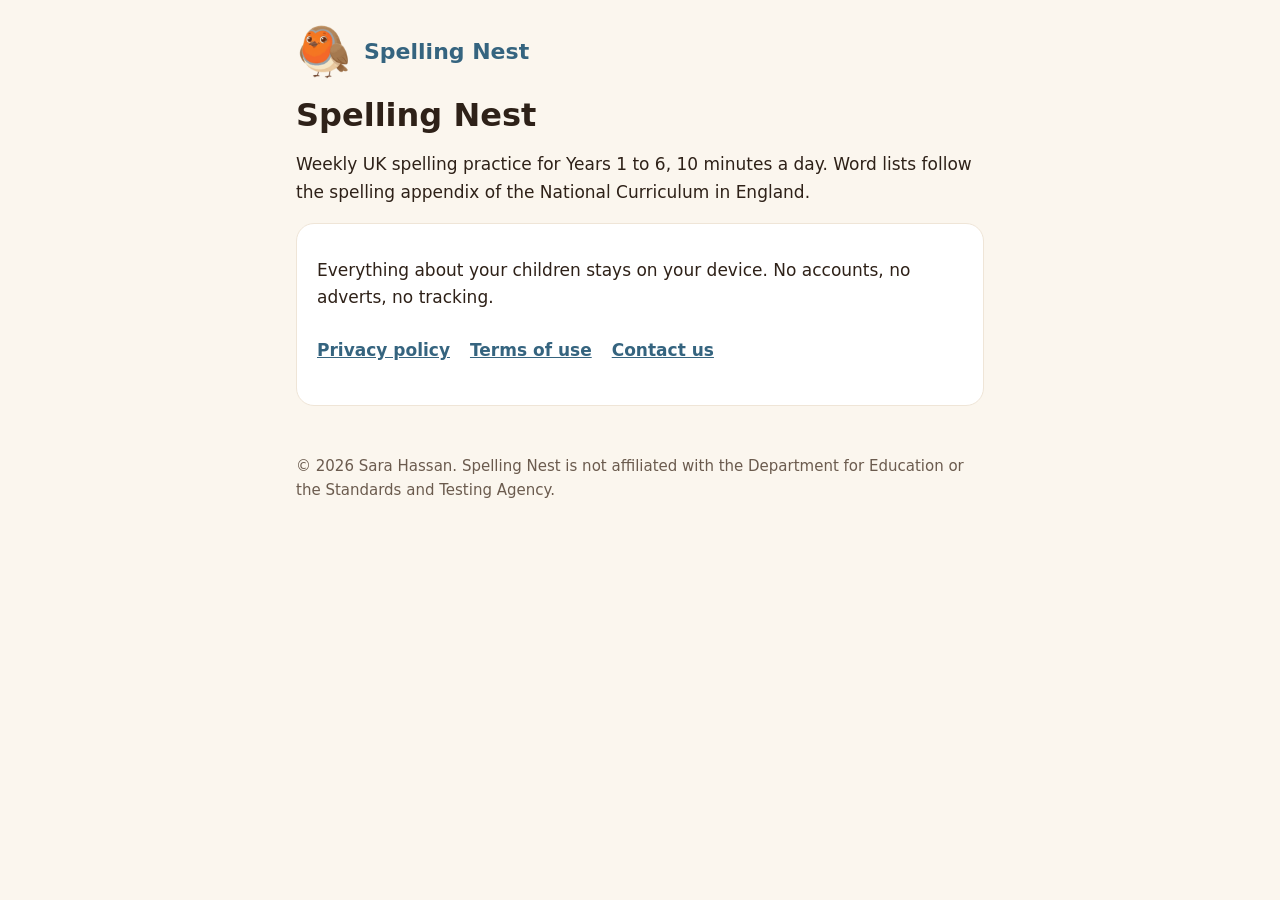
<file: index.html>
<!doctype html>
<html lang="en-GB">
<head>
<meta charset="utf-8">
<meta name="viewport" content="width=device-width, initial-scale=1">
<title>Spelling Nest</title>
<meta name="description" content="Weekly UK spelling practice for Years 1 to 6, 10 minutes a day.">
<link rel="stylesheet" href="style.css">
</head>
<body>
<main>
<header><img src="pip.png" alt=""><a href="./">Spelling Nest</a></header>
<h1>Spelling Nest</h1>
<p>Weekly UK spelling practice for Years 1 to 6, 10 minutes a day. Word lists follow the spelling appendix of the National Curriculum in England.</p>
<div class="card">
<p>Everything about your children stays on your device. No accounts, no adverts, no tracking.</p>
<p class="links"><a href="privacy.html">Privacy policy</a><a href="terms.html">Terms of use</a><a href="mailto:spelling.nest.app@gmail.com">Contact us</a></p>
</div>
<footer><p>© 2026 Sara Hassan. Spelling Nest is not affiliated with the Department for Education or the Standards and Testing Agency.</p></footer>
</main>
</body>
</html>
</file>
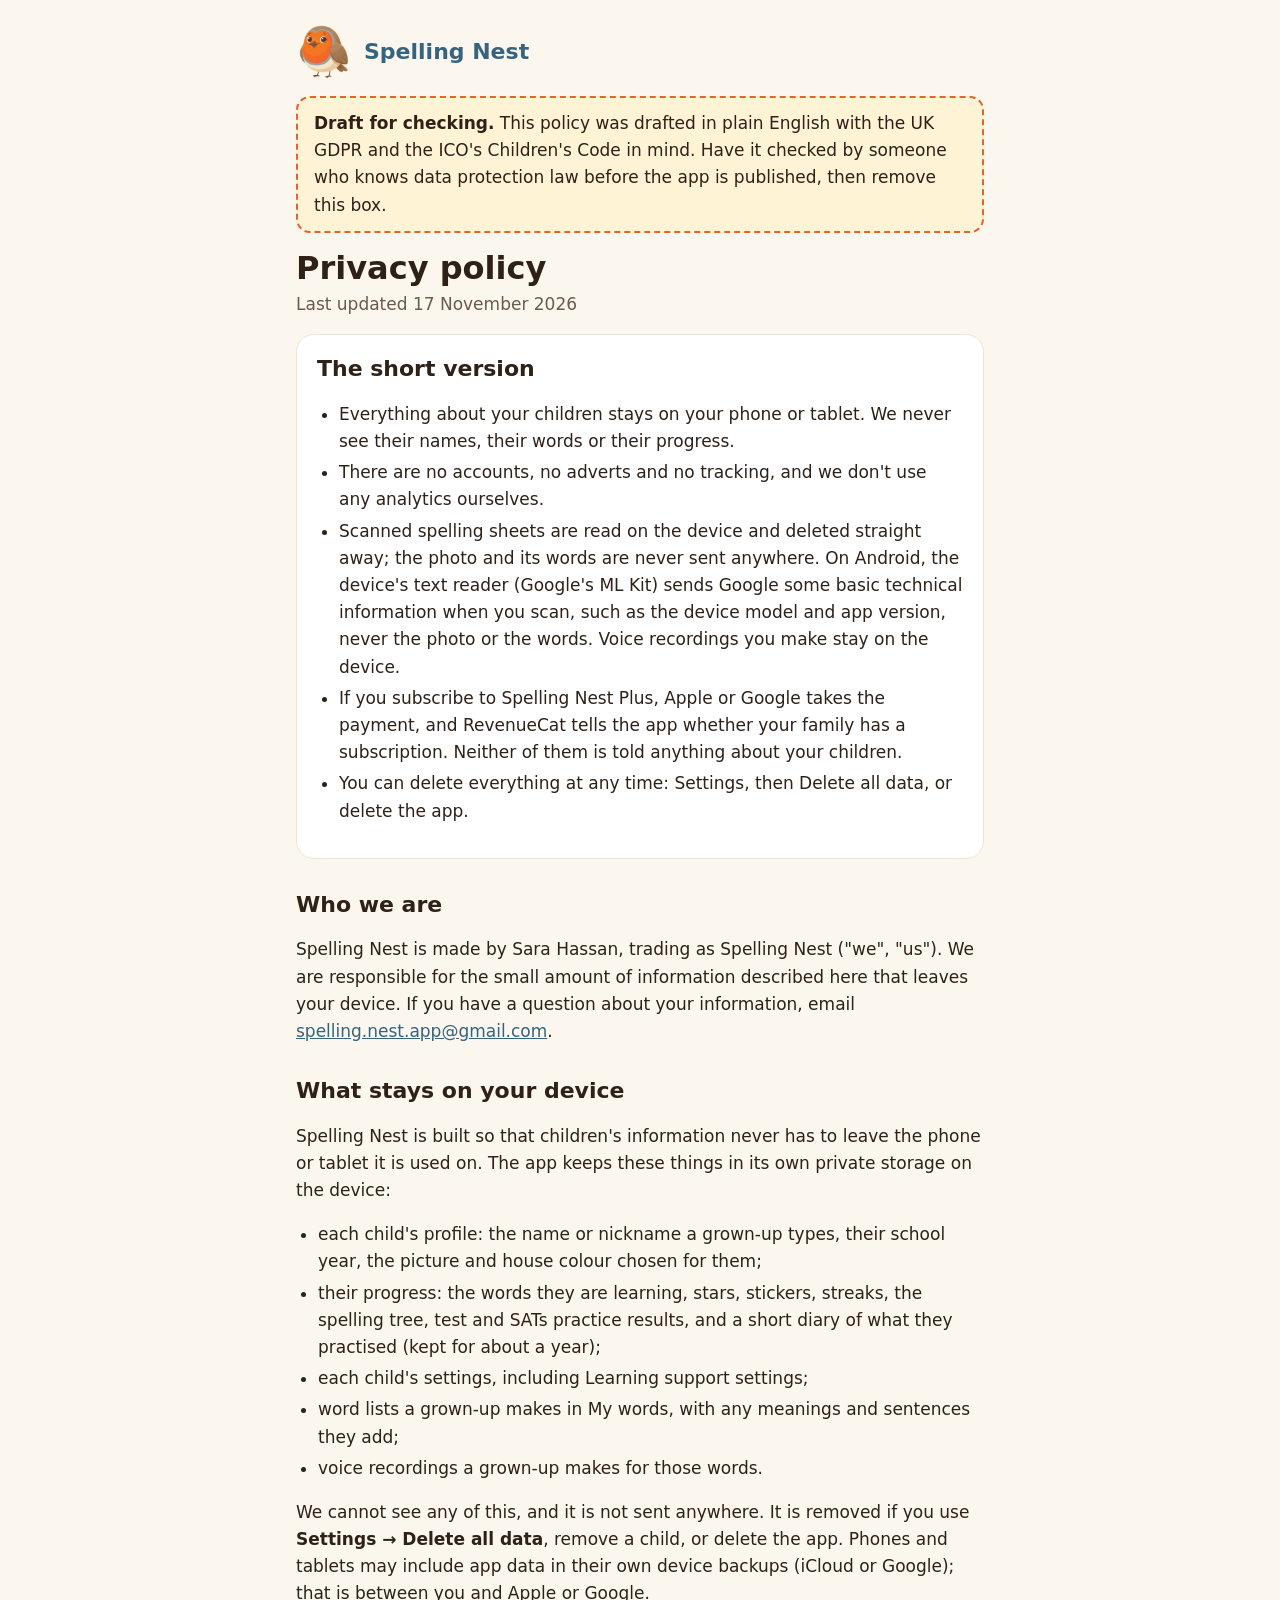
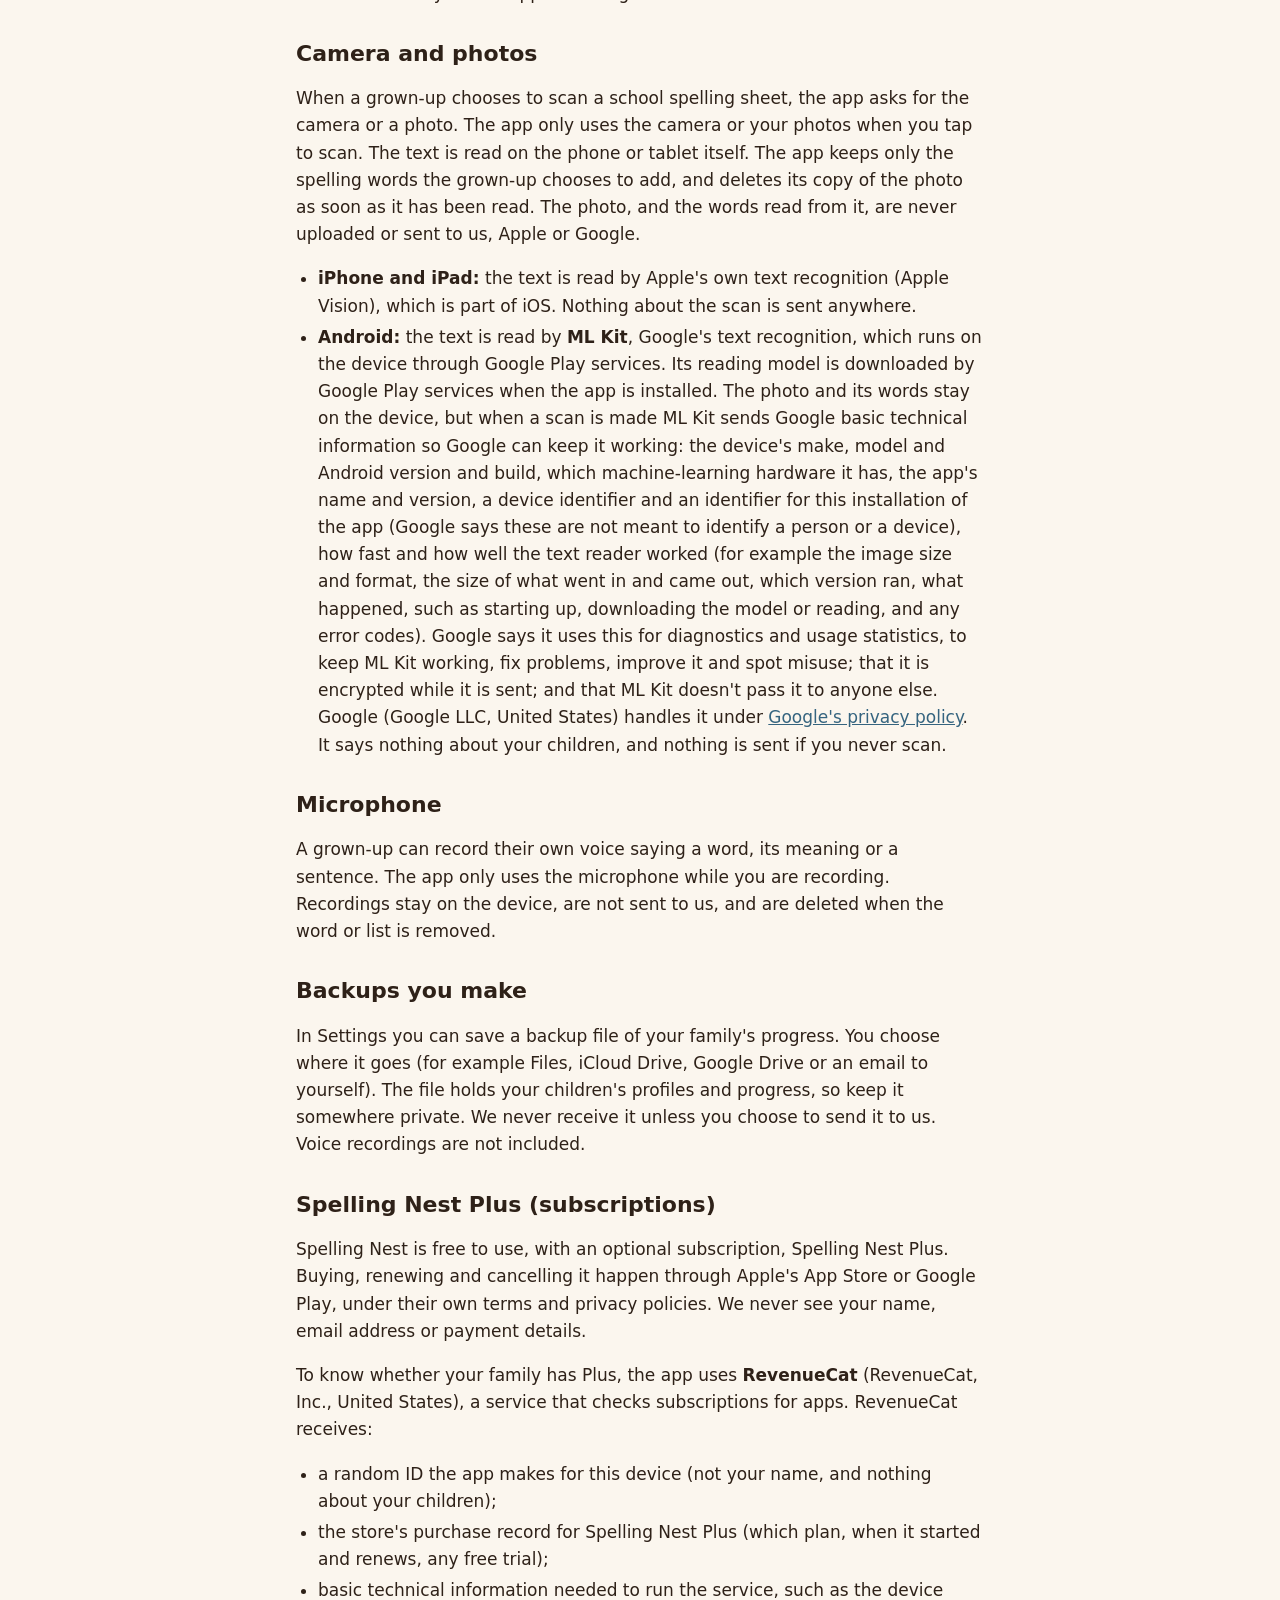
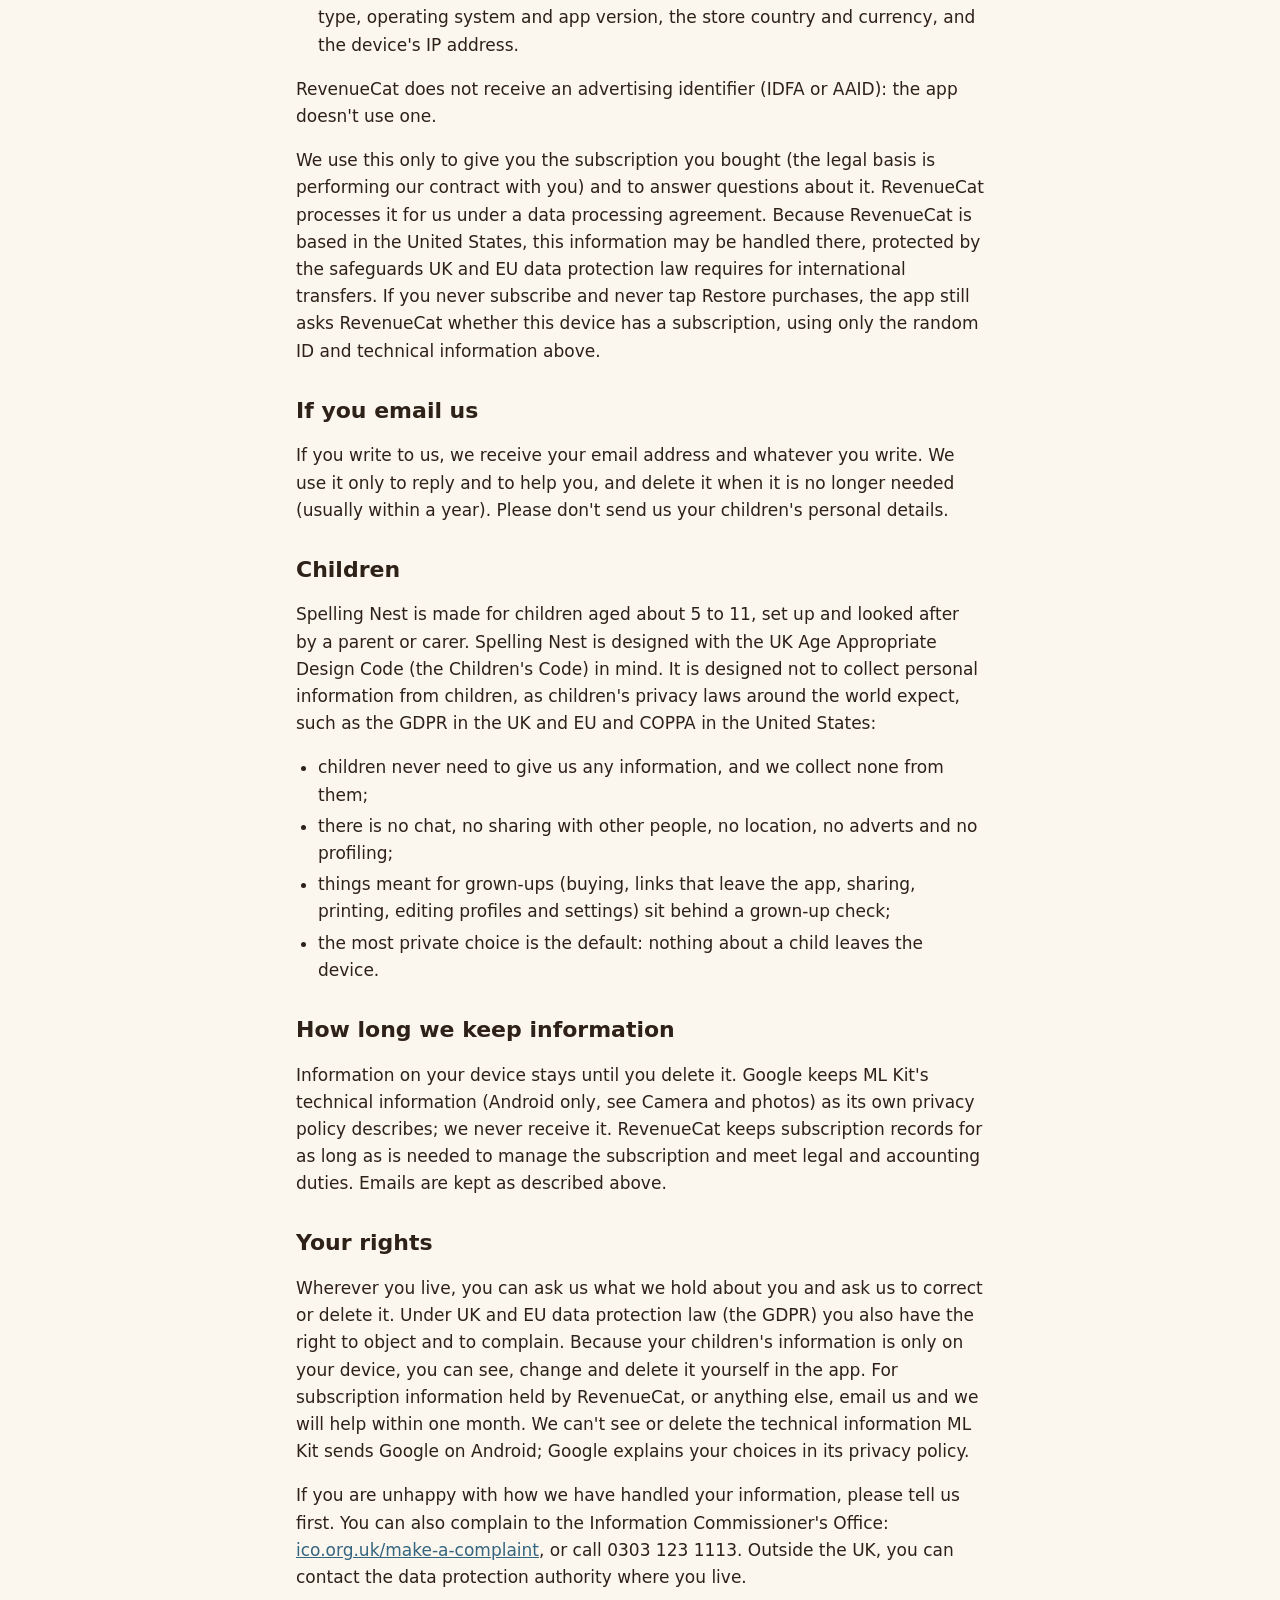
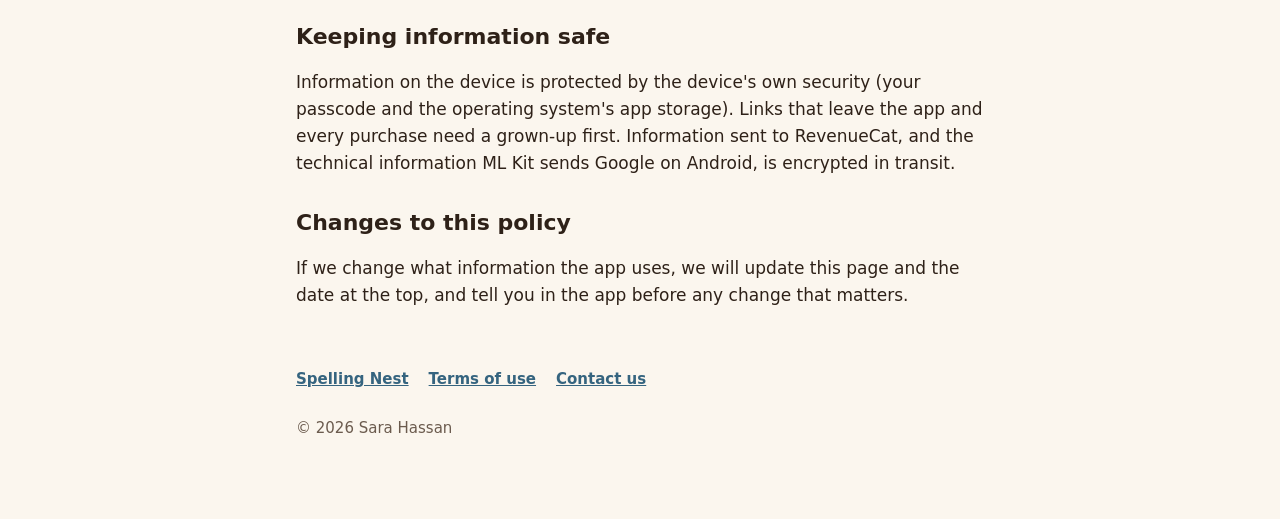
<file: privacy.html>
<!doctype html>
<html lang="en-GB">
<head>
<meta charset="utf-8">
<meta name="viewport" content="width=device-width, initial-scale=1">
<title>Privacy policy · Spelling Nest</title>
<meta name="description" content="How Spelling Nest looks after your family's information.">
<link rel="stylesheet" href="style.css">
</head>
<body>
<main>
<header><img src="pip.png" alt=""><a href="./">Spelling Nest</a></header>

<!-- DRAFT: remove this box once the policy has been checked. -->
<div class="draft"><strong>Draft for checking.</strong> This policy was drafted in plain English with the UK GDPR and the ICO's Children's Code in mind. Have it checked by someone who knows data protection law before the app is published, then remove this box.</div>

<h1>Privacy policy</h1>
<p class="updated">Last updated 17 November 2026</p>

<div class="card">
<h2>The short version</h2>
<ul>
<li>Everything about your children stays on your phone or tablet. We never see their names, their words or their progress.</li>
<li>There are no accounts, no adverts and no tracking, and we don't use any analytics ourselves.</li>
<li>Scanned spelling sheets are read on the device and deleted straight away; the photo and its words are never sent anywhere. On Android, the device's text reader (Google's ML Kit) sends Google some basic technical information when you scan, such as the device model and app version, never the photo or the words. Voice recordings you make stay on the device.</li>
<li>If you subscribe to Spelling Nest Plus, Apple or Google takes the payment, and RevenueCat tells the app whether your family has a subscription. Neither of them is told anything about your children.</li>
<li>You can delete everything at any time: Settings, then Delete all data, or delete the app.</li>
</ul>
</div>

<h2>Who we are</h2>
<p>Spelling Nest is made by Sara Hassan, trading as Spelling Nest ("we", "us"). We are responsible for the small amount of information described here that leaves your device. If you have a question about your information, email <a href="mailto:spelling.nest.app@gmail.com">spelling.nest.app@gmail.com</a>.</p>

<h2>What stays on your device</h2>
<p>Spelling Nest is built so that children's information never has to leave the phone or tablet it is used on. The app keeps these things in its own private storage on the device:</p>
<ul>
<li>each child's profile: the name or nickname a grown-up types, their school year, the picture and house colour chosen for them;</li>
<li>their progress: the words they are learning, stars, stickers, streaks, the spelling tree, test and SATs practice results, and a short diary of what they practised (kept for about a year);</li>
<li>each child's settings, including Learning support settings;</li>
<li>word lists a grown-up makes in My words, with any meanings and sentences they add;</li>
<li>voice recordings a grown-up makes for those words.</li>
</ul>
<p>We cannot see any of this, and it is not sent anywhere. It is removed if you use <strong>Settings → Delete all data</strong>, remove a child, or delete the app. Phones and tablets may include app data in their own device backups (iCloud or Google); that is between you and Apple or Google.</p>

<h2>Camera and photos</h2>
<p>When a grown-up chooses to scan a school spelling sheet, the app asks for the camera or a photo. The app only uses the camera or your photos when you tap to scan. The text is read on the phone or tablet itself. The app keeps only the spelling words the grown-up chooses to add, and deletes its copy of the photo as soon as it has been read. The photo, and the words read from it, are never uploaded or sent to us, Apple or Google.</p>
<ul>
<li><strong>iPhone and iPad:</strong> the text is read by Apple's own text recognition (Apple Vision), which is part of iOS. Nothing about the scan is sent anywhere.</li>
<li><strong>Android:</strong> the text is read by <strong>ML Kit</strong>, Google's text recognition, which runs on the device through Google Play services. Its reading model is downloaded by Google Play services when the app is installed. The photo and its words stay on the device, but when a scan is made ML Kit sends Google basic technical information so Google can keep it working: the device's make, model and Android version and build, which machine-learning hardware it has, the app's name and version, a device identifier and an identifier for this installation of the app (Google says these are not meant to identify a person or a device), how fast and how well the text reader worked (for example the image size and format, the size of what went in and came out, which version ran, what happened, such as starting up, downloading the model or reading, and any error codes). Google says it uses this for diagnostics and usage statistics, to keep ML Kit working, fix problems, improve it and spot misuse; that it is encrypted while it is sent; and that ML Kit doesn't pass it to anyone else. Google (Google LLC, United States) handles it under <a href="https://policies.google.com/privacy">Google's privacy policy</a>. It says nothing about your children, and nothing is sent if you never scan.</li>
</ul>

<h2>Microphone</h2>
<p>A grown-up can record their own voice saying a word, its meaning or a sentence. The app only uses the microphone while you are recording. Recordings stay on the device, are not sent to us, and are deleted when the word or list is removed.</p>

<h2>Backups you make</h2>
<p>In Settings you can save a backup file of your family's progress. You choose where it goes (for example Files, iCloud Drive, Google Drive or an email to yourself). The file holds your children's profiles and progress, so keep it somewhere private. We never receive it unless you choose to send it to us. Voice recordings are not included.</p>

<h2>Spelling Nest Plus (subscriptions)</h2>
<p>Spelling Nest is free to use, with an optional subscription, Spelling Nest Plus. Buying, renewing and cancelling it happen through Apple's App Store or Google Play, under their own terms and privacy policies. We never see your name, email address or payment details.</p>
<p>To know whether your family has Plus, the app uses <strong>RevenueCat</strong> (RevenueCat, Inc., United States), a service that checks subscriptions for apps. RevenueCat receives:</p>
<ul>
<li>a random ID the app makes for this device (not your name, and nothing about your children);</li>
<li>the store's purchase record for Spelling Nest Plus (which plan, when it started and renews, any free trial);</li>
<li>basic technical information needed to run the service, such as the device type, operating system and app version, the store country and currency, and the device's IP address.</li>
</ul>
<p>RevenueCat does not receive an advertising identifier (IDFA or AAID): the app doesn't use one.</p>
<p>We use this only to give you the subscription you bought (the legal basis is performing our contract with you) and to answer questions about it. RevenueCat processes it for us under a data processing agreement. Because RevenueCat is based in the United States, this information may be handled there, protected by the safeguards UK and EU data protection law requires for international transfers. If you never subscribe and never tap Restore purchases, the app still asks RevenueCat whether this device has a subscription, using only the random ID and technical information above.</p>

<h2>If you email us</h2>
<p>If you write to us, we receive your email address and whatever you write. We use it only to reply and to help you, and delete it when it is no longer needed (usually within a year). Please don't send us your children's personal details.</p>

<h2>Children</h2>
<p>Spelling Nest is made for children aged about 5 to 11, set up and looked after by a parent or carer. Spelling Nest is designed with the UK Age Appropriate Design Code (the Children's Code) in mind. It is designed not to collect personal information from children, as children's privacy laws around the world expect, such as the GDPR in the UK and EU and COPPA in the United States:</p>
<ul>
<li>children never need to give us any information, and we collect none from them;</li>
<li>there is no chat, no sharing with other people, no location, no adverts and no profiling;</li>
<li>things meant for grown-ups (buying, links that leave the app, sharing, printing, editing profiles and settings) sit behind a grown-up check;</li>
<li>the most private choice is the default: nothing about a child leaves the device.</li>
</ul>

<h2>How long we keep information</h2>
<p>Information on your device stays until you delete it. Google keeps ML Kit's technical information (Android only, see Camera and photos) as its own privacy policy describes; we never receive it. RevenueCat keeps subscription records for as long as is needed to manage the subscription and meet legal and accounting duties. Emails are kept as described above.</p>

<h2>Your rights</h2>
<p>Wherever you live, you can ask us what we hold about you and ask us to correct or delete it. Under UK and EU data protection law (the GDPR) you also have the right to object and to complain. Because your children's information is only on your device, you can see, change and delete it yourself in the app. For subscription information held by RevenueCat, or anything else, email us and we will help within one month. We can't see or delete the technical information ML Kit sends Google on Android; Google explains your choices in its privacy policy.</p>
<p>If you are unhappy with how we have handled your information, please tell us first. You can also complain to the Information Commissioner's Office: <a href="https://ico.org.uk/make-a-complaint/">ico.org.uk/make-a-complaint</a>, or call 0303 123 1113. Outside the UK, you can contact the data protection authority where you live.</p>

<h2>Keeping information safe</h2>
<p>Information on the device is protected by the device's own security (your passcode and the operating system's app storage). Links that leave the app and every purchase need a grown-up first. Information sent to RevenueCat, and the technical information ML Kit sends Google on Android, is encrypted in transit.</p>

<h2>Changes to this policy</h2>
<p>If we change what information the app uses, we will update this page and the date at the top, and tell you in the app before any change that matters.</p>

<footer>
<p class="links"><a href="./">Spelling Nest</a><a href="terms.html">Terms of use</a><a href="mailto:spelling.nest.app@gmail.com">Contact us</a></p>
<p>© 2026 Sara Hassan</p>
</footer>
</main>
</body>
</html>
</file>
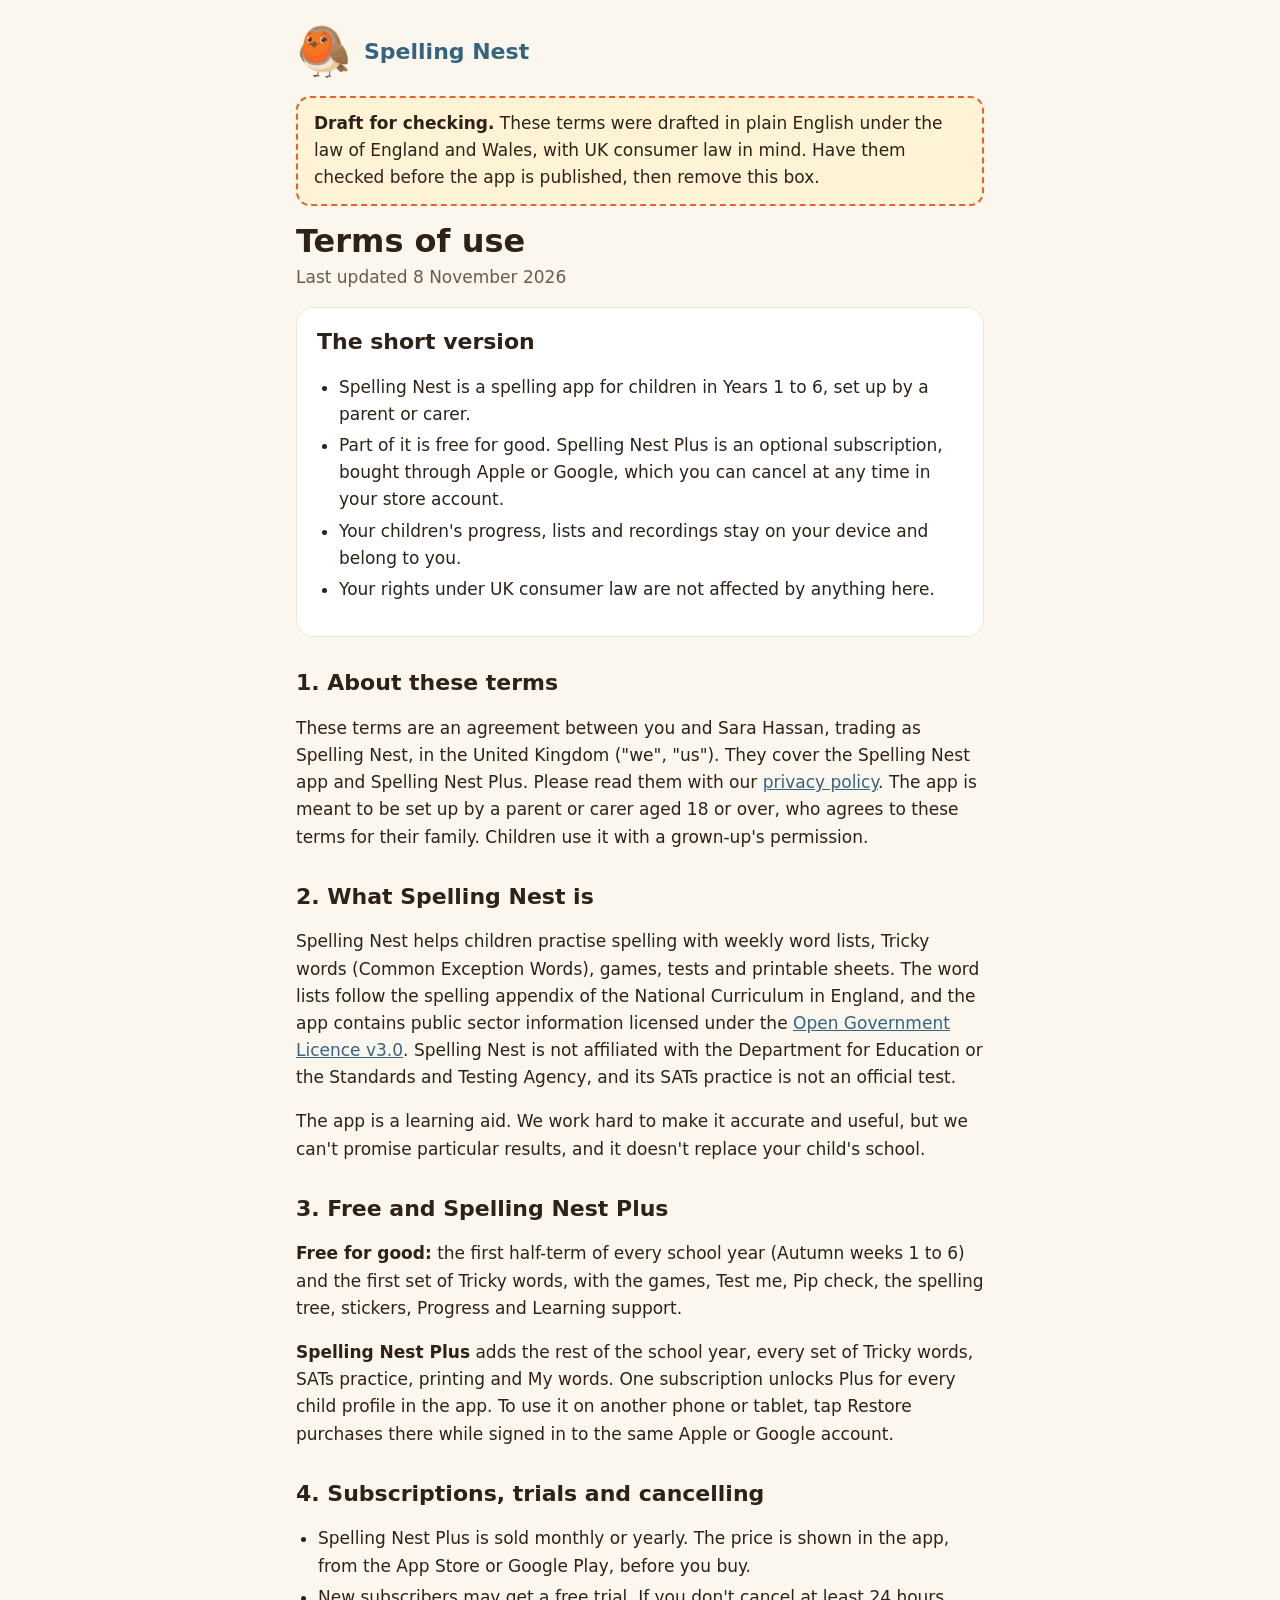
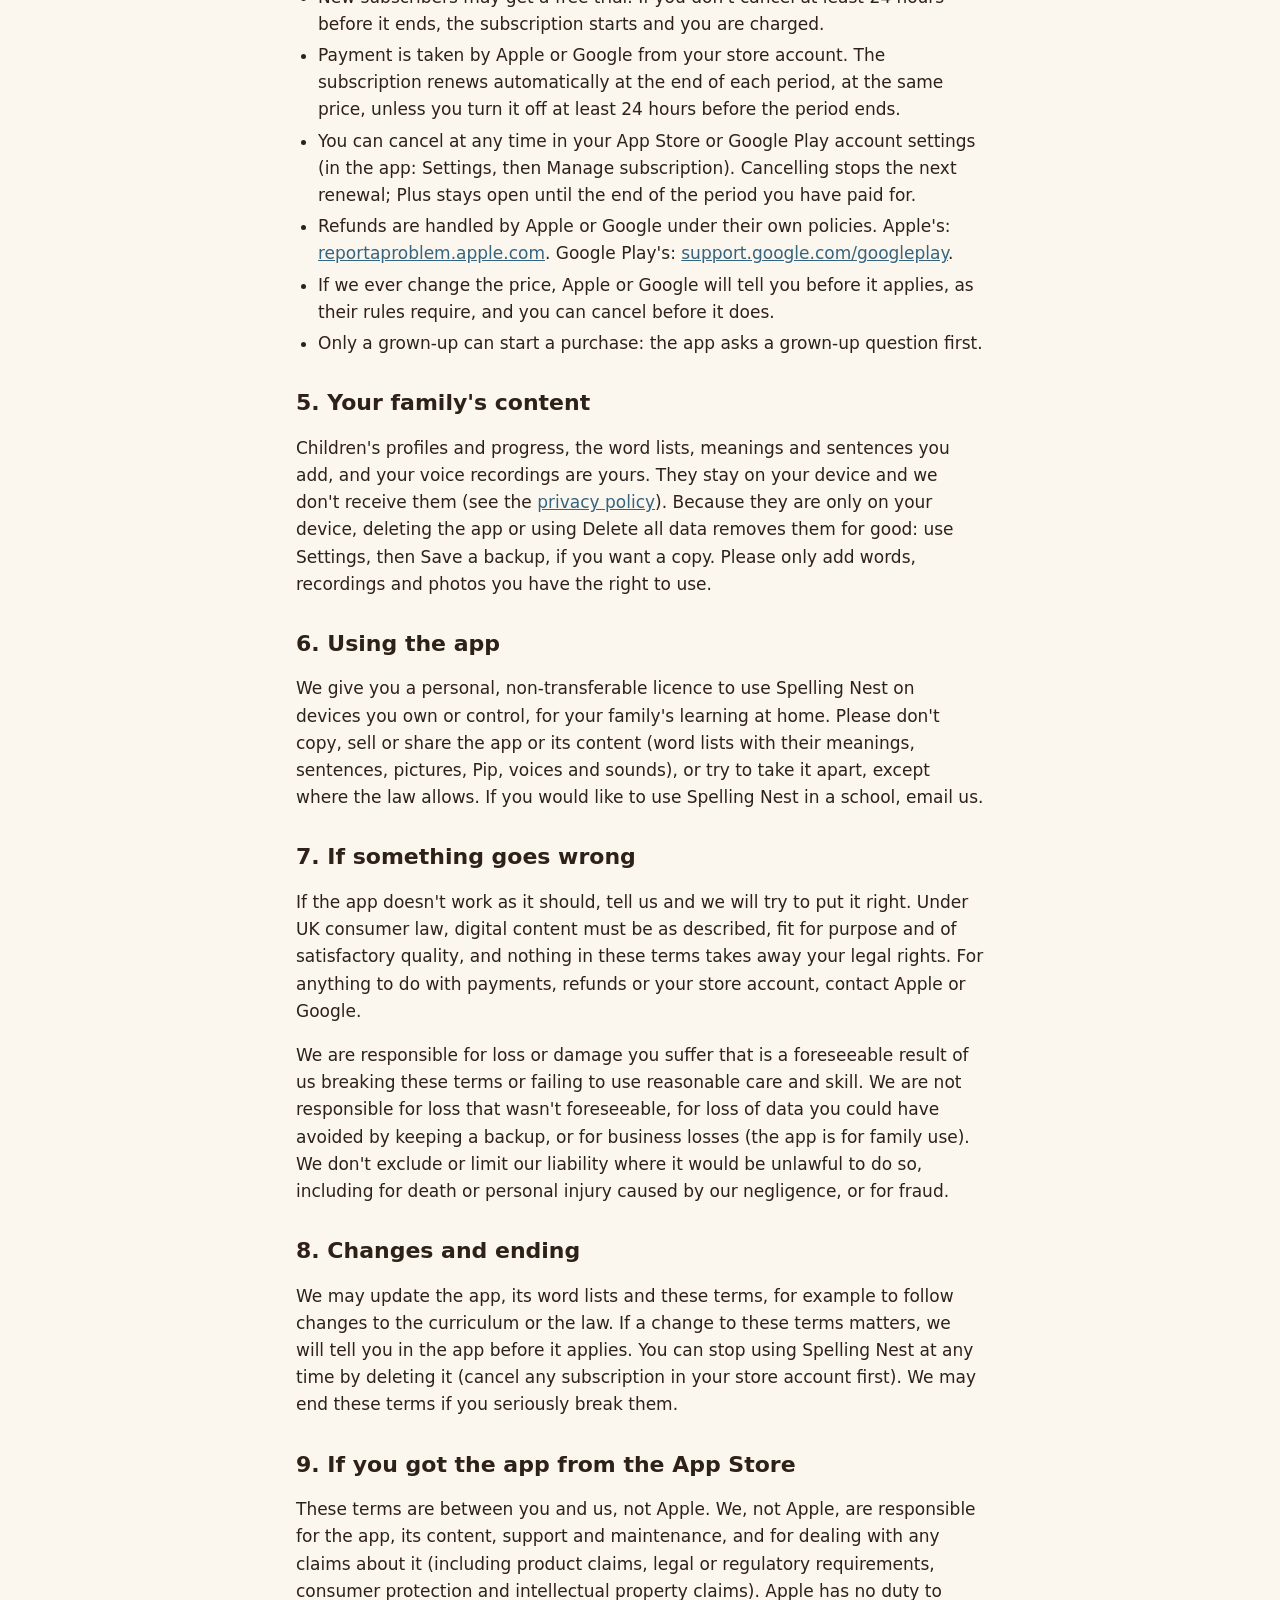
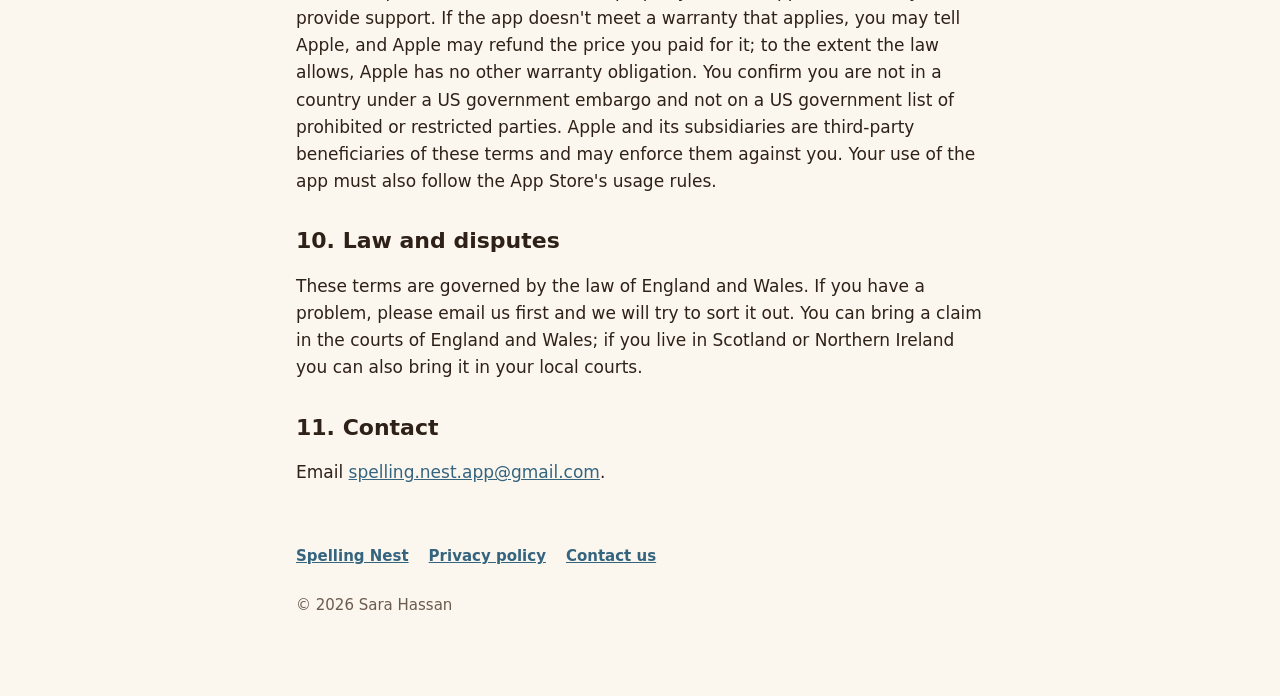
<file: terms.html>
<!doctype html>
<html lang="en-GB">
<head>
<meta charset="utf-8">
<meta name="viewport" content="width=device-width, initial-scale=1">
<title>Terms of use · Spelling Nest</title>
<meta name="description" content="The terms for using Spelling Nest and Spelling Nest Plus.">
<link rel="stylesheet" href="style.css">
</head>
<body>
<main>
<header><img src="pip.png" alt=""><a href="./">Spelling Nest</a></header>

<!-- DRAFT: remove this box once the terms have been checked. -->
<div class="draft"><strong>Draft for checking.</strong> These terms were drafted in plain English under the law of England and Wales, with UK consumer law in mind. Have them checked before the app is published, then remove this box.</div>

<h1>Terms of use</h1>
<p class="updated">Last updated 8 November 2026</p>

<div class="card">
<h2>The short version</h2>
<ul>
<li>Spelling Nest is a spelling app for children in Years 1 to 6, set up by a parent or carer.</li>
<li>Part of it is free for good. Spelling Nest Plus is an optional subscription, bought through Apple or Google, which you can cancel at any time in your store account.</li>
<li>Your children's progress, lists and recordings stay on your device and belong to you.</li>
<li>Your rights under UK consumer law are not affected by anything here.</li>
</ul>
</div>

<h2>1. About these terms</h2>
<p>These terms are an agreement between you and Sara Hassan, trading as Spelling Nest, in the United Kingdom ("we", "us"). They cover the Spelling Nest app and Spelling Nest Plus. Please read them with our <a href="privacy.html">privacy policy</a>. The app is meant to be set up by a parent or carer aged 18 or over, who agrees to these terms for their family. Children use it with a grown-up's permission.</p>

<h2>2. What Spelling Nest is</h2>
<p>Spelling Nest helps children practise spelling with weekly word lists, Tricky words (Common Exception Words), games, tests and printable sheets. The word lists follow the spelling appendix of the National Curriculum in England, and the app contains public sector information licensed under the <a href="https://www.nationalarchives.gov.uk/doc/open-government-licence/version/3/">Open Government Licence v3.0</a>. Spelling Nest is not affiliated with the Department for Education or the Standards and Testing Agency, and its SATs practice is not an official test.</p>
<p>The app is a learning aid. We work hard to make it accurate and useful, but we can't promise particular results, and it doesn't replace your child's school.</p>

<h2>3. Free and Spelling Nest Plus</h2>
<p><strong>Free for good:</strong> the first half-term of every school year (Autumn weeks 1 to 6) and the first set of Tricky words, with the games, Test me, Pip check, the spelling tree, stickers, Progress and Learning support.</p>
<p><strong>Spelling Nest Plus</strong> adds the rest of the school year, every set of Tricky words, SATs practice, printing and My words. One subscription unlocks Plus for every child profile in the app. To use it on another phone or tablet, tap Restore purchases there while signed in to the same Apple or Google account.</p>

<h2>4. Subscriptions, trials and cancelling</h2>
<ul>
<li>Spelling Nest Plus is sold monthly or yearly. The price is shown in the app, from the App Store or Google Play, before you buy.</li>
<li>New subscribers may get a free trial. If you don't cancel at least 24 hours before it ends, the subscription starts and you are charged.</li>
<li>Payment is taken by Apple or Google from your store account. The subscription renews automatically at the end of each period, at the same price, unless you turn it off at least 24 hours before the period ends.</li>
<li>You can cancel at any time in your App Store or Google Play account settings (in the app: Settings, then Manage subscription). Cancelling stops the next renewal; Plus stays open until the end of the period you have paid for.</li>
<li>Refunds are handled by Apple or Google under their own policies. Apple's: <a href="https://reportaproblem.apple.com">reportaproblem.apple.com</a>. Google Play's: <a href="https://support.google.com/googleplay/answer/2479637">support.google.com/googleplay</a>.</li>
<li>If we ever change the price, Apple or Google will tell you before it applies, as their rules require, and you can cancel before it does.</li>
<li>Only a grown-up can start a purchase: the app asks a grown-up question first.</li>
</ul>

<h2>5. Your family's content</h2>
<p>Children's profiles and progress, the word lists, meanings and sentences you add, and your voice recordings are yours. They stay on your device and we don't receive them (see the <a href="privacy.html">privacy policy</a>). Because they are only on your device, deleting the app or using Delete all data removes them for good: use Settings, then Save a backup, if you want a copy. Please only add words, recordings and photos you have the right to use.</p>

<h2>6. Using the app</h2>
<p>We give you a personal, non-transferable licence to use Spelling Nest on devices you own or control, for your family's learning at home. Please don't copy, sell or share the app or its content (word lists with their meanings, sentences, pictures, Pip, voices and sounds), or try to take it apart, except where the law allows. If you would like to use Spelling Nest in a school, email us.</p>

<h2>7. If something goes wrong</h2>
<p>If the app doesn't work as it should, tell us and we will try to put it right. Under UK consumer law, digital content must be as described, fit for purpose and of satisfactory quality, and nothing in these terms takes away your legal rights. For anything to do with payments, refunds or your store account, contact Apple or Google.</p>
<p>We are responsible for loss or damage you suffer that is a foreseeable result of us breaking these terms or failing to use reasonable care and skill. We are not responsible for loss that wasn't foreseeable, for loss of data you could have avoided by keeping a backup, or for business losses (the app is for family use). We don't exclude or limit our liability where it would be unlawful to do so, including for death or personal injury caused by our negligence, or for fraud.</p>

<h2>8. Changes and ending</h2>
<p>We may update the app, its word lists and these terms, for example to follow changes to the curriculum or the law. If a change to these terms matters, we will tell you in the app before it applies. You can stop using Spelling Nest at any time by deleting it (cancel any subscription in your store account first). We may end these terms if you seriously break them.</p>

<h2>9. If you got the app from the App Store</h2>
<p>These terms are between you and us, not Apple. We, not Apple, are responsible for the app, its content, support and maintenance, and for dealing with any claims about it (including product claims, legal or regulatory requirements, consumer protection and intellectual property claims). Apple has no duty to provide support. If the app doesn't meet a warranty that applies, you may tell Apple, and Apple may refund the price you paid for it; to the extent the law allows, Apple has no other warranty obligation. You confirm you are not in a country under a US government embargo and not on a US government list of prohibited or restricted parties. Apple and its subsidiaries are third-party beneficiaries of these terms and may enforce them against you. Your use of the app must also follow the App Store's usage rules.</p>

<h2>10. Law and disputes</h2>
<p>These terms are governed by the law of England and Wales. If you have a problem, please email us first and we will try to sort it out. You can bring a claim in the courts of England and Wales; if you live in Scotland or Northern Ireland you can also bring it in your local courts.</p>

<h2>11. Contact</h2>
<p>Email <a href="mailto:spelling.nest.app@gmail.com">spelling.nest.app@gmail.com</a>.</p>

<footer>
<p class="links"><a href="./">Spelling Nest</a><a href="privacy.html">Privacy policy</a><a href="mailto:spelling.nest.app@gmail.com">Contact us</a></p>
<p>© 2026 Sara Hassan</p>
</footer>
</main>
</body>
</html>
</file>
<file: style.css>
/* Spelling Nest's web pages (privacy policy, terms of use): the app's robin colours. */
:root {
  --bg: #FBF6EE;      /* belly cream */
  --card: #FFFFFF;
  --ink: #2E2118;     /* back brown */
  --muted: #6B5B4E;
  --line: #EFE5D7;
  --band: #35647F;    /* the blue-grey band */
  --breast: #E8622C;  /* breast orange */
  --draft: #FFF3D6;
}
@media (prefers-color-scheme: dark) {
  :root:not([data-theme="light"]) {
    --bg: #1E1813; --card: #2A221B; --ink: #F5EDE3; --muted: #C9B9A8; --line: #3A3028; --band: #8DB8D2; --breast: #F0855A; --draft: #3D3220;
  }
}
* { box-sizing: border-box; }
body {
  margin: 0;
  background: var(--bg);
  color: var(--ink);
  font: 17px/1.6 "Nunito", system-ui, -apple-system, "Segoe UI", sans-serif;
}
main { max-width: 720px; margin: 0 auto; padding: 24px 16px 64px; }
header { display: flex; align-items: center; gap: 12px; margin-bottom: 8px; }
header img { width: 56px; height: 56px; object-fit: contain; }
header a { color: var(--band); font: 700 22px/1.2 "Fredoka", system-ui, sans-serif; text-decoration: none; }
h1 { font: 700 32px/1.2 "Fredoka", system-ui, sans-serif; margin: 16px 0 4px; }
h2 { font: 600 22px/1.3 "Fredoka", system-ui, sans-serif; margin: 32px 0 8px; }
h3 { font: 600 18px/1.3 "Fredoka", system-ui, sans-serif; margin: 20px 0 4px; }
.updated { color: var(--muted); margin: 0 0 16px; }
.card { background: var(--card); border: 1px solid var(--line); border-radius: 18px; padding: 16px 20px; margin: 16px 0; }
.card h2 { margin-top: 4px; }
.draft { background: var(--draft); border: 2px dashed var(--breast); border-radius: 14px; padding: 12px 16px; margin: 16px 0; }
a { color: var(--band); }
ul { padding-left: 22px; }
li { margin: 4px 0; }
table { width: 100%; border-collapse: collapse; font-size: 15px; }
th, td { text-align: left; vertical-align: top; padding: 8px; border-bottom: 1px solid var(--line); }
th { font-weight: 700; }
.table-wrap { overflow-x: auto; }
footer { margin-top: 48px; color: var(--muted); font-size: 15px; }
footer a { margin-right: 16px; }
.links a { display: inline-block; min-height: 44px; line-height: 44px; margin-right: 20px; font-weight: 700; }
</file>
